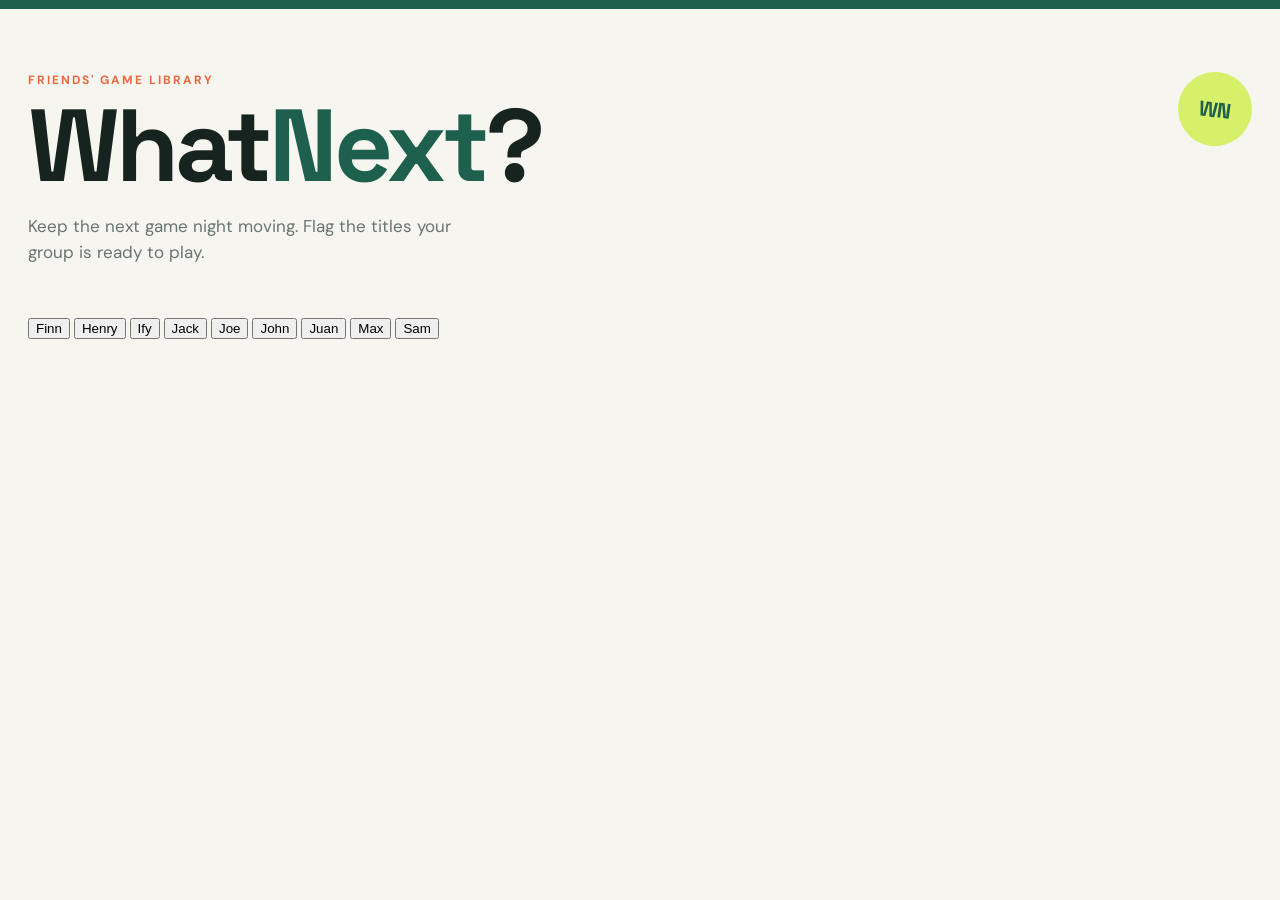
<file: program/index.html>
<!DOCTYPE html>
<html>
<head>
    <meta charset="UTF-8">
    <meta name="viewport" content="width=device-width, initial-scale=1.0">
    <title>WhatNext | Game list</title>
    <link rel="preconnect" href="https://fonts.googleapis.com">
    <link rel="preconnect" href="https://fonts.gstatic.com" crossorigin>
    <link href="https://fonts.googleapis.com/css2?family=DM+Sans:wght@400;500;700&family=Space+Grotesk:wght@500;600;700&display=swap" rel="stylesheet">
    <link rel="stylesheet" href="myStyle.css">
</head>
<body>
    <main class="app-shell">
        <header class="page-header">
            <div>
                <p class="eyebrow">FRIENDS' GAME LIBRARY</p>
                <h1>What<span>Next</span>?</h1>
                <p class="intro">Keep the next game night moving. Flag the titles your group is ready to play.</p>
            </div>
            <div class="header-mark" aria-hidden="true">WN</div>
        </header>

        <div class="library-buttons" aria-label="Choose a friend's library">
            <button class="library-button" data-library="finn" type="button">Finn</button>
            <button class="library-button" data-library="henry" type="button">Henry</button>
            <button class="library-button" data-library="ify" type="button">Ify</button>
            <button class="library-button" data-library="jack" type="button">Jack</button>
            <button class="library-button" data-library="joe" type="button">Joe</button>
            <button class="library-button" data-library="john" type="button">John</button>
            <button class="library-button" data-library="juan" type="button">Juan</button>
            <button class="library-button" data-library="max" type="button">Max</button>
            <button class="library-button" data-library="sam" type="button">Sam</button>
        </div>
    </main>

    <script>
        document.querySelectorAll('[data-library]').forEach((button) => {
            button.addEventListener('click', () => {
                window.location.href = `libraries.html?owner=${button.dataset.library}`;
            });
        });
    </script>
</body>
</html>
</file>
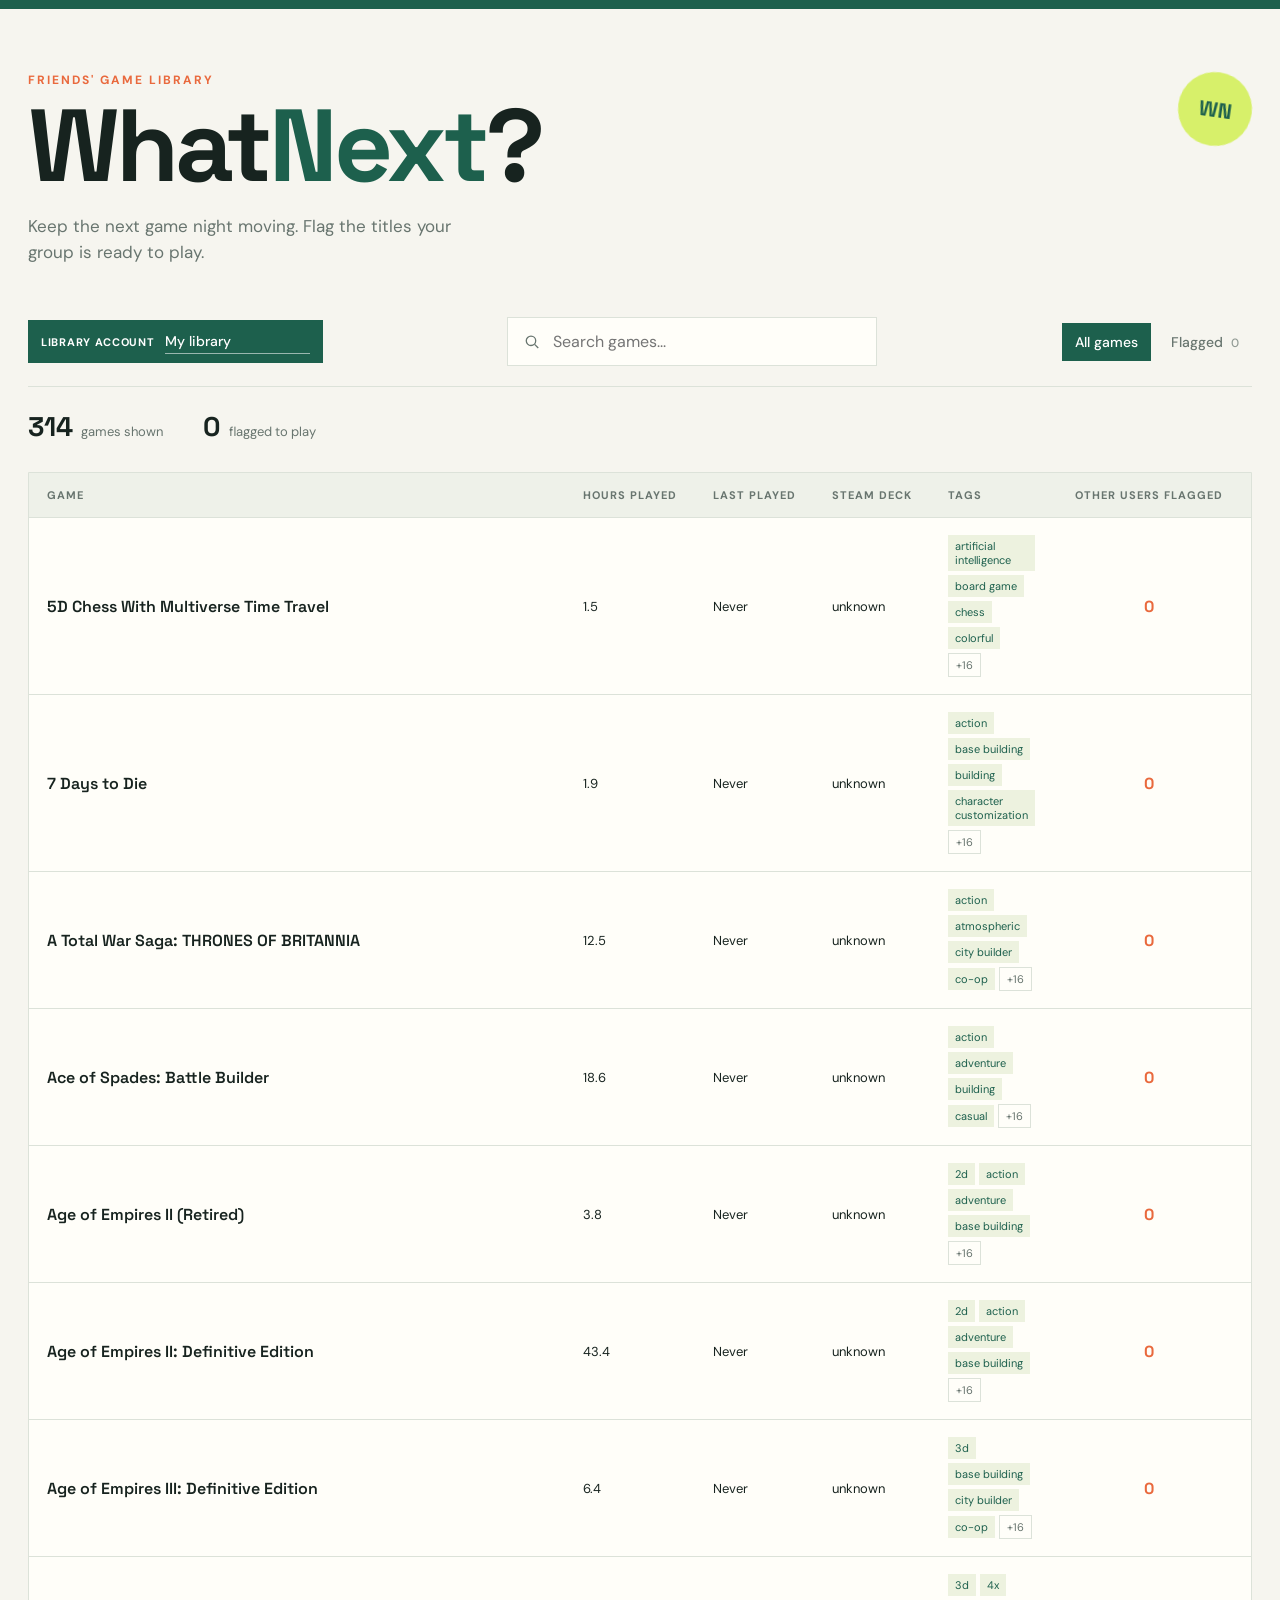
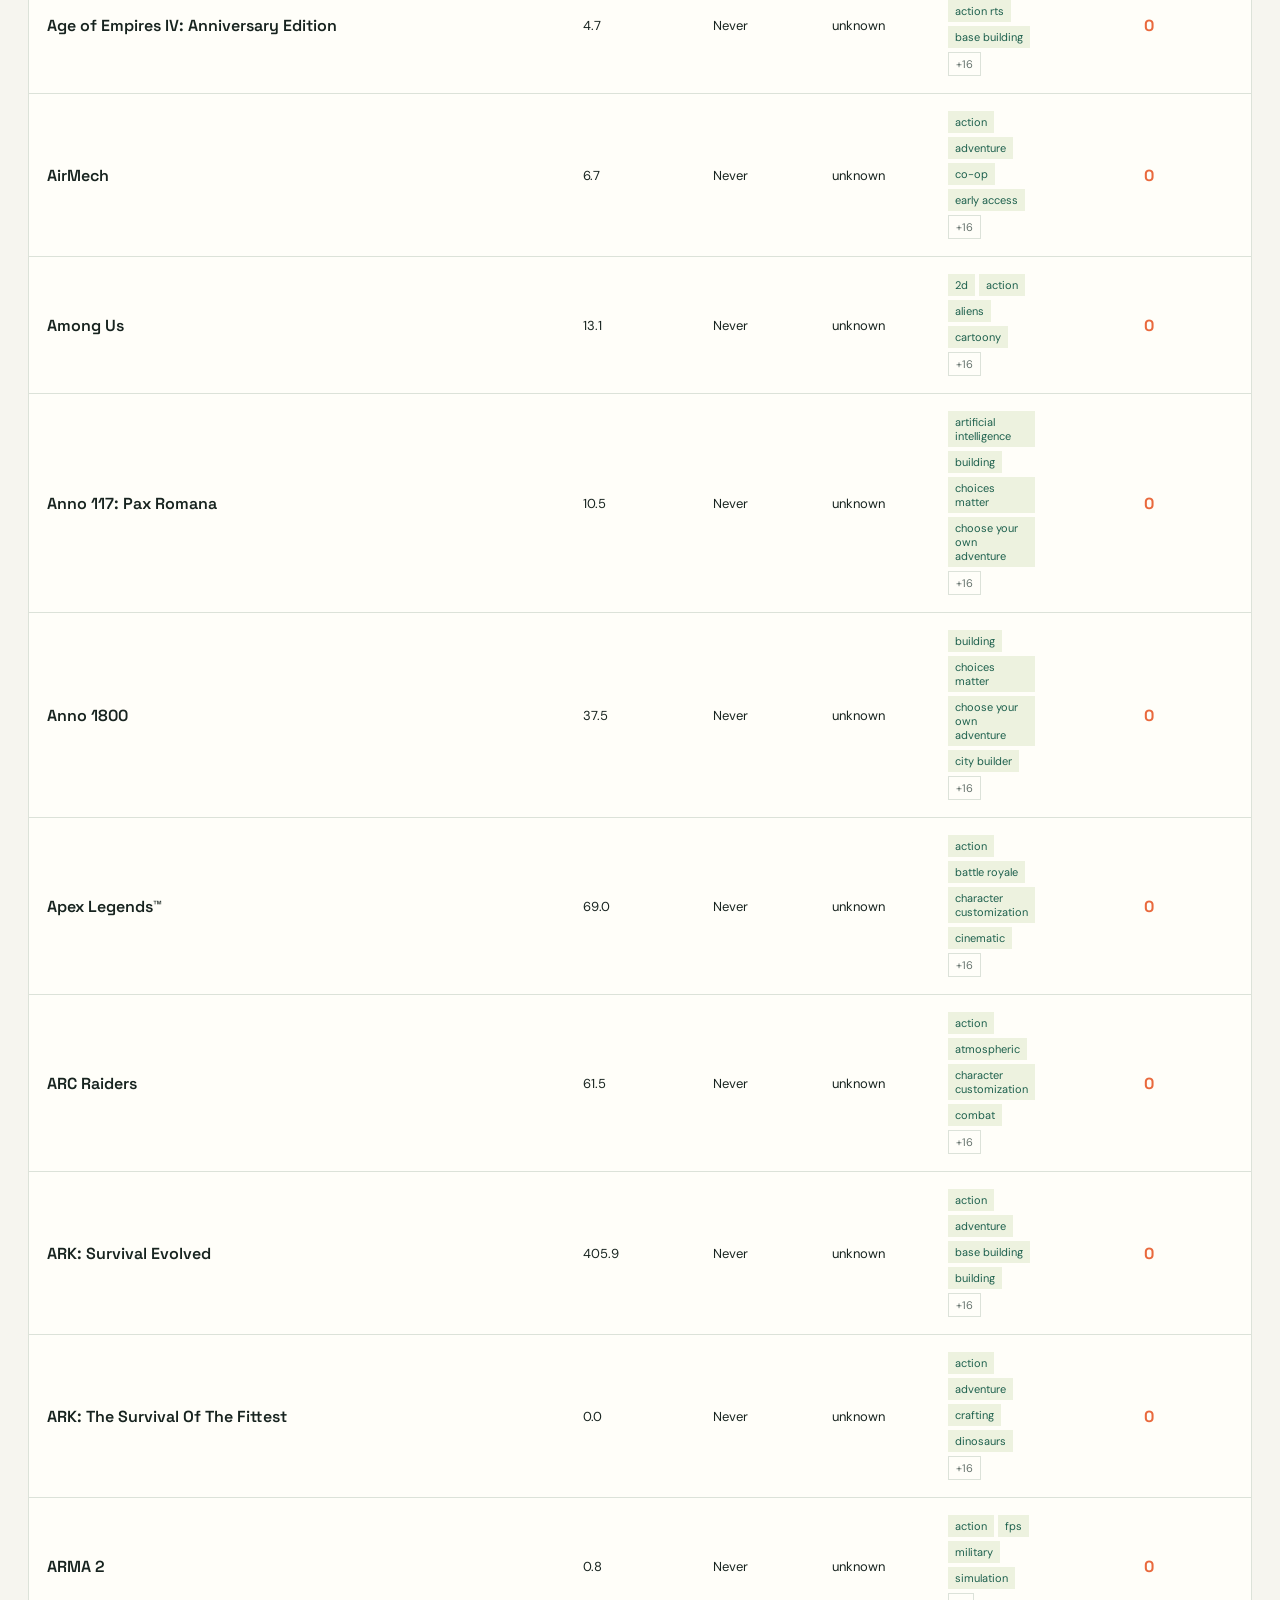
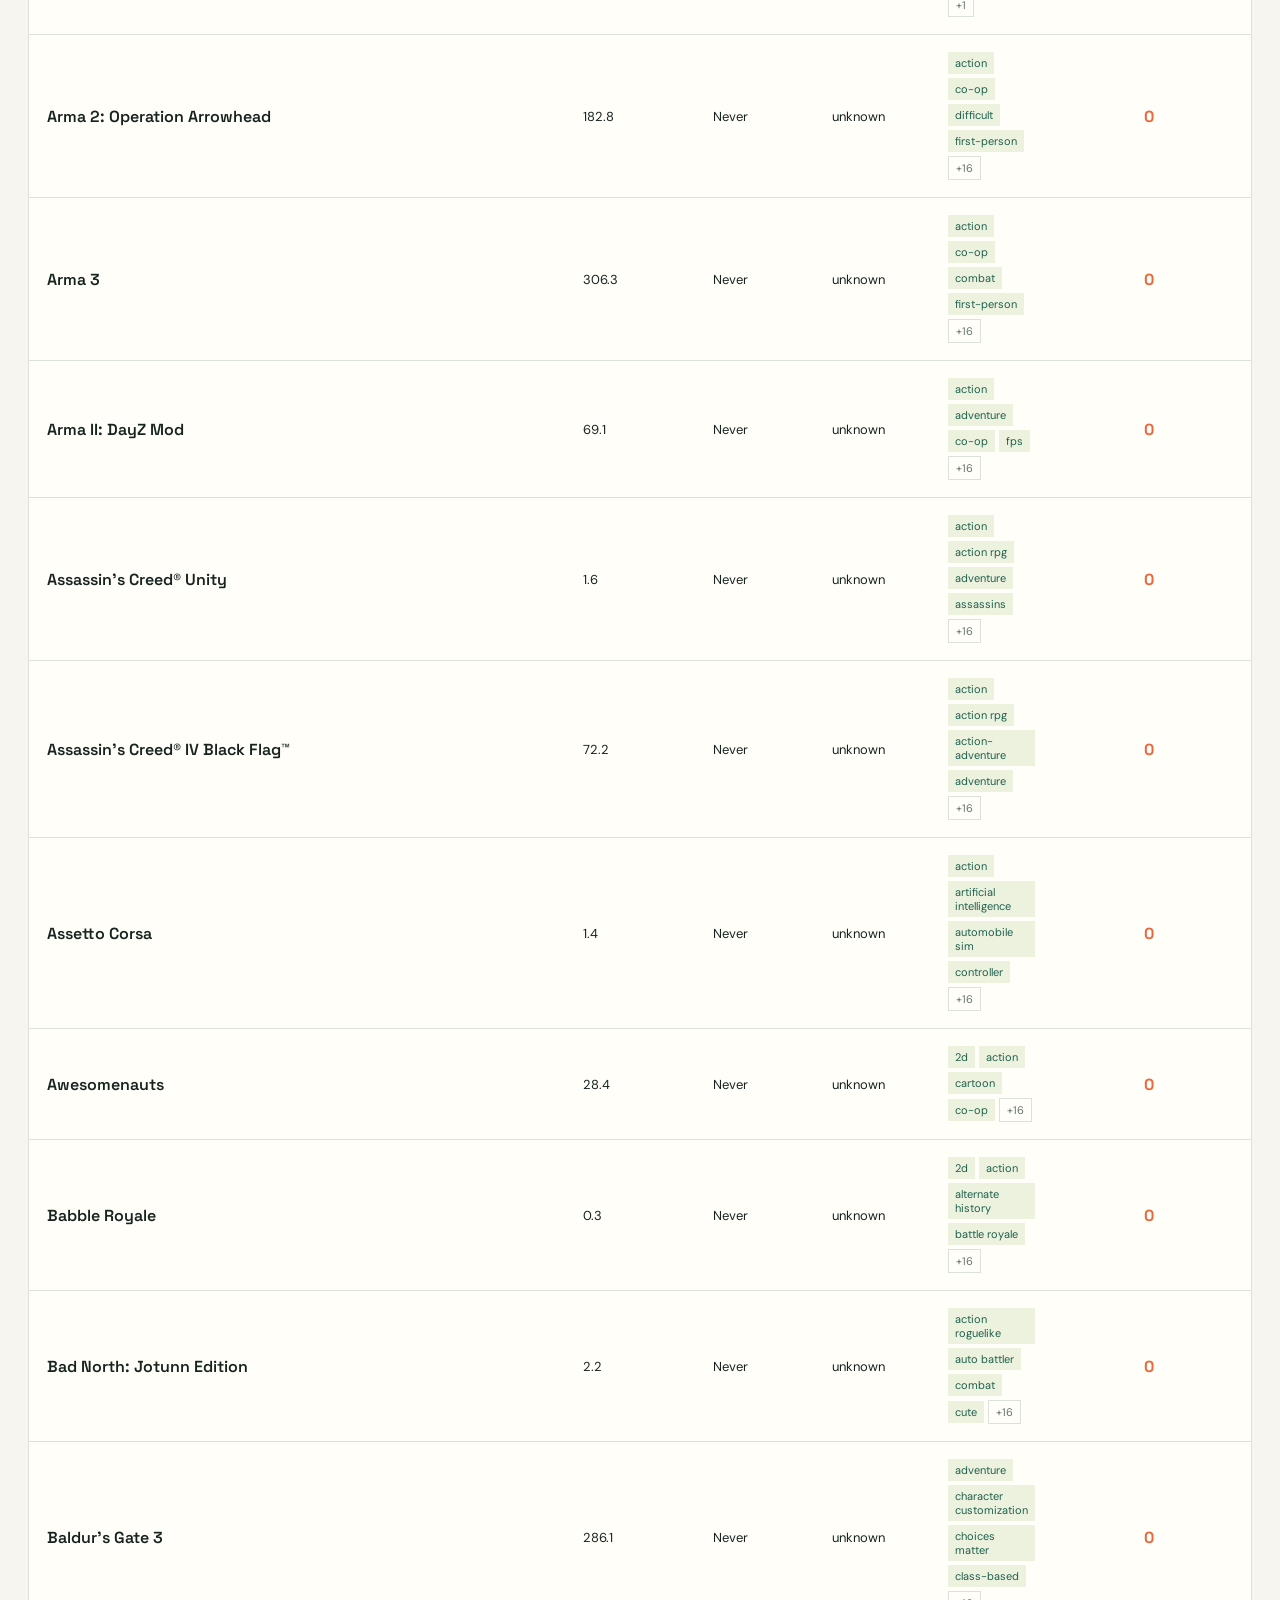
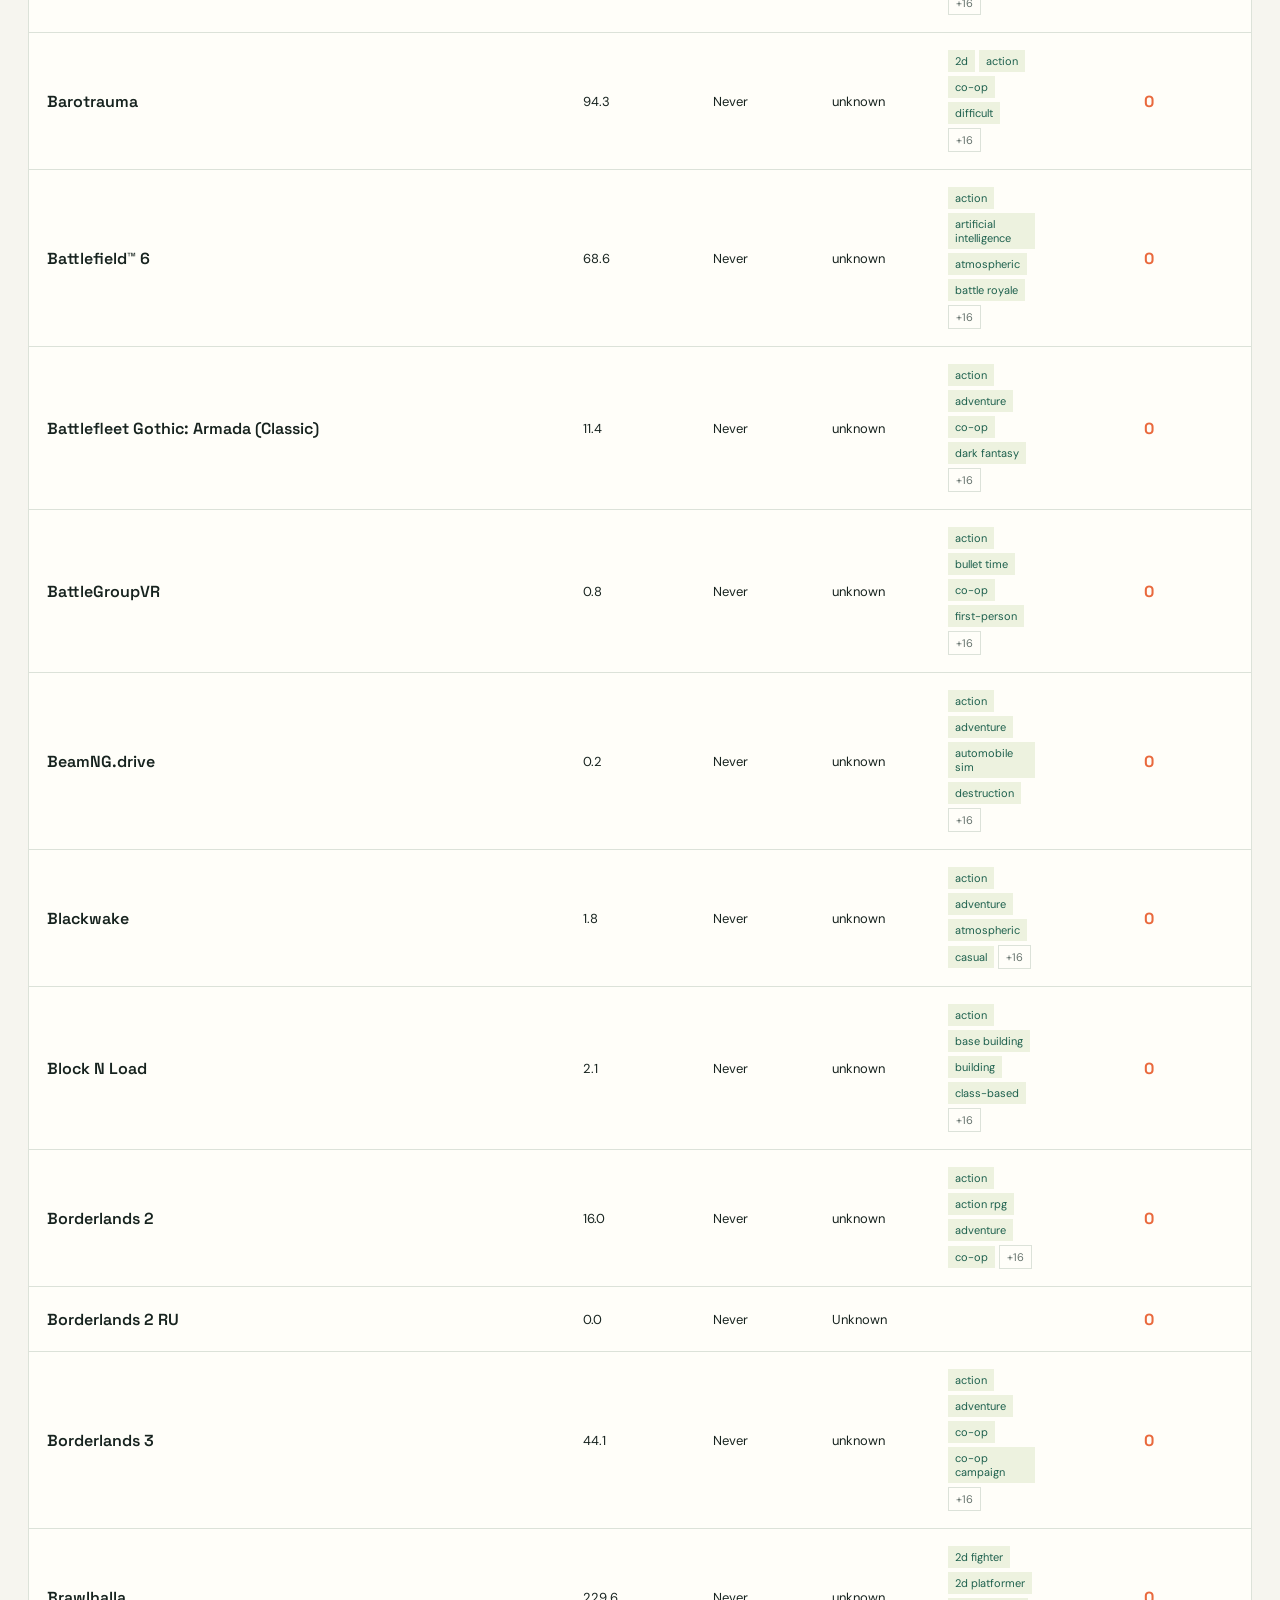
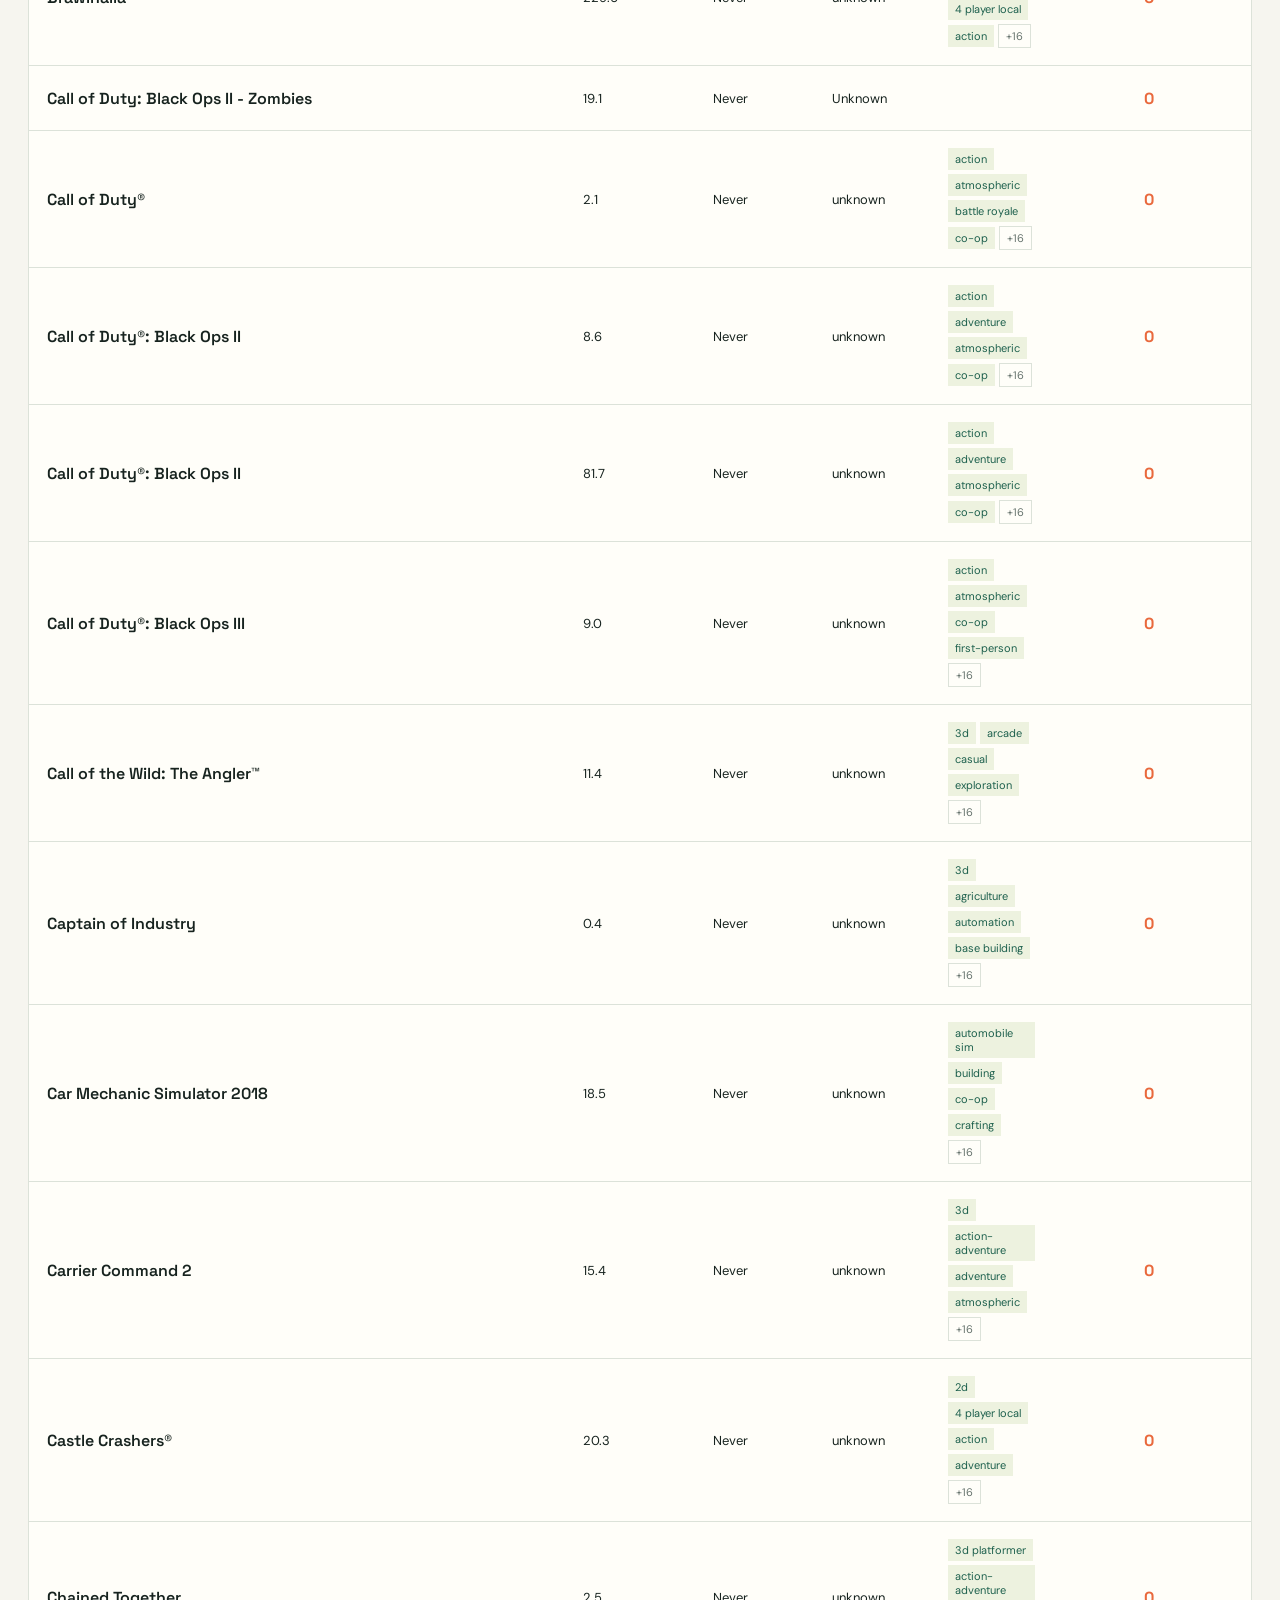
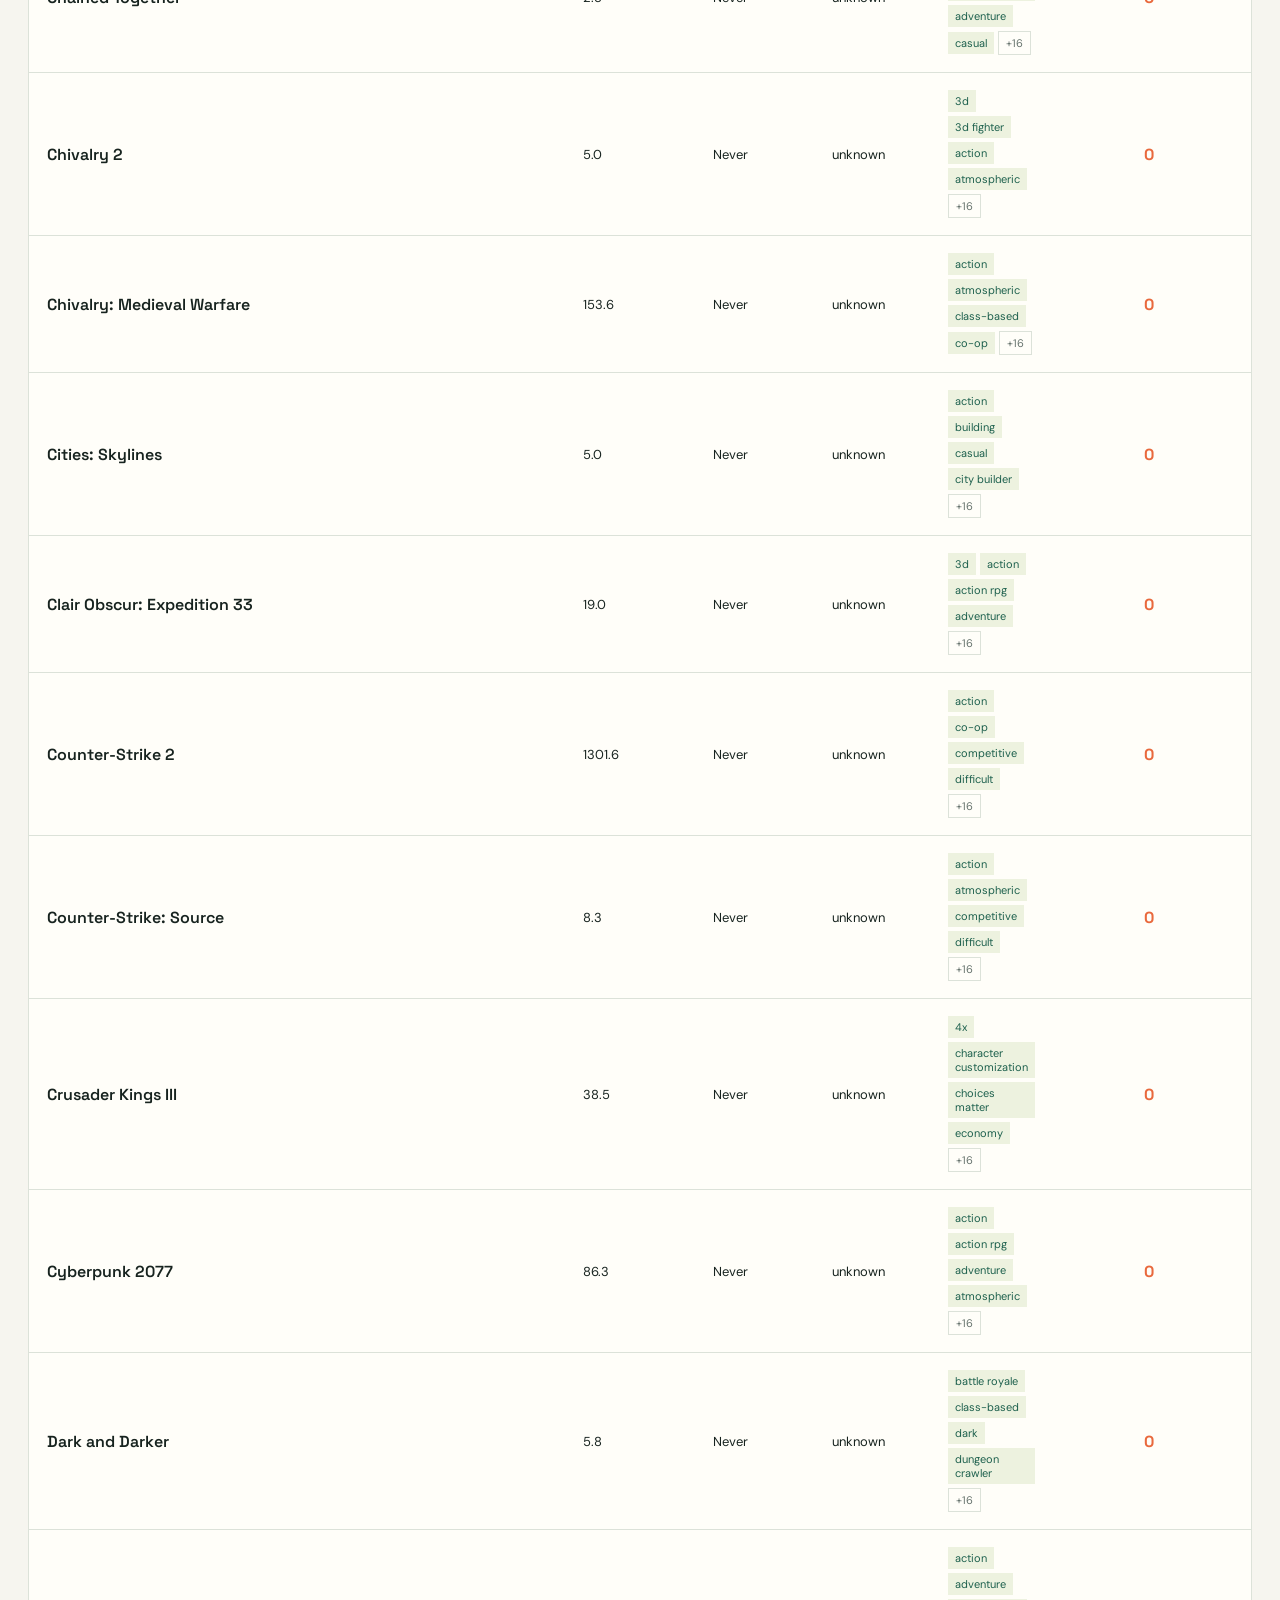
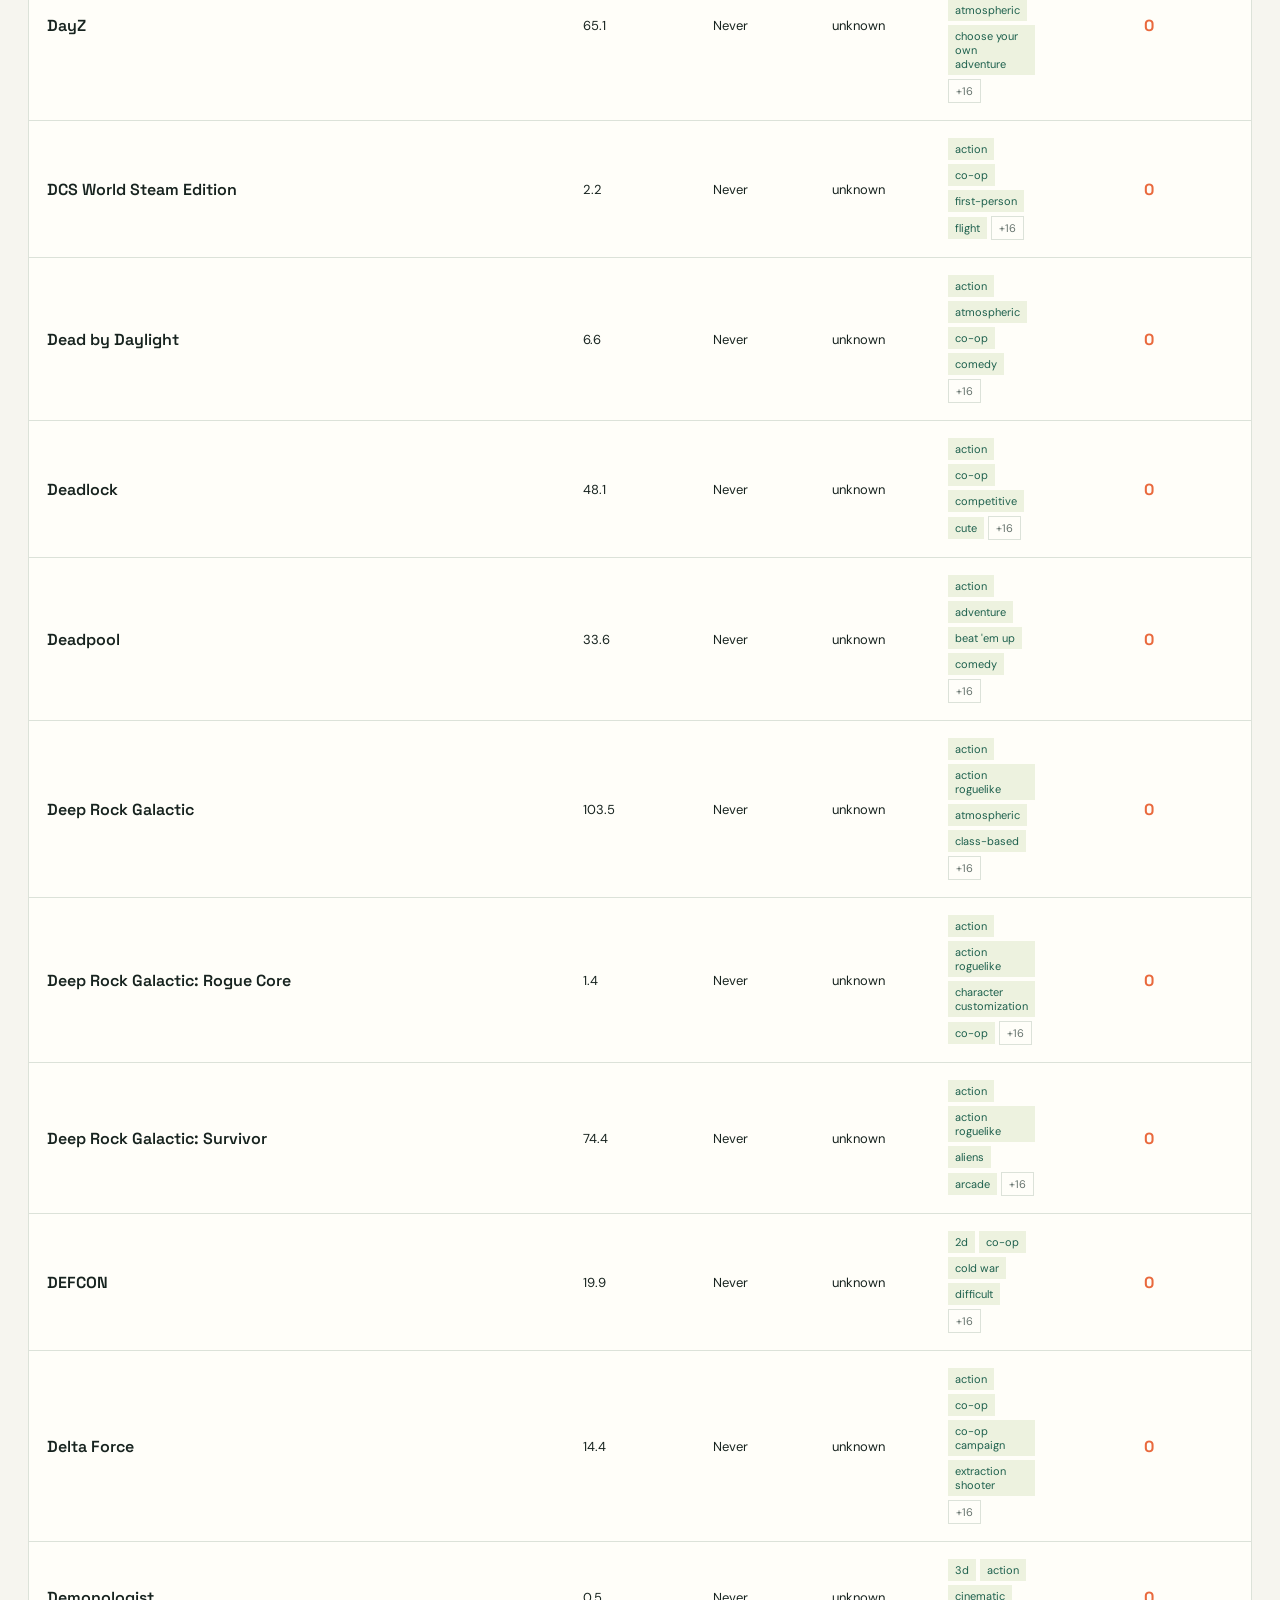
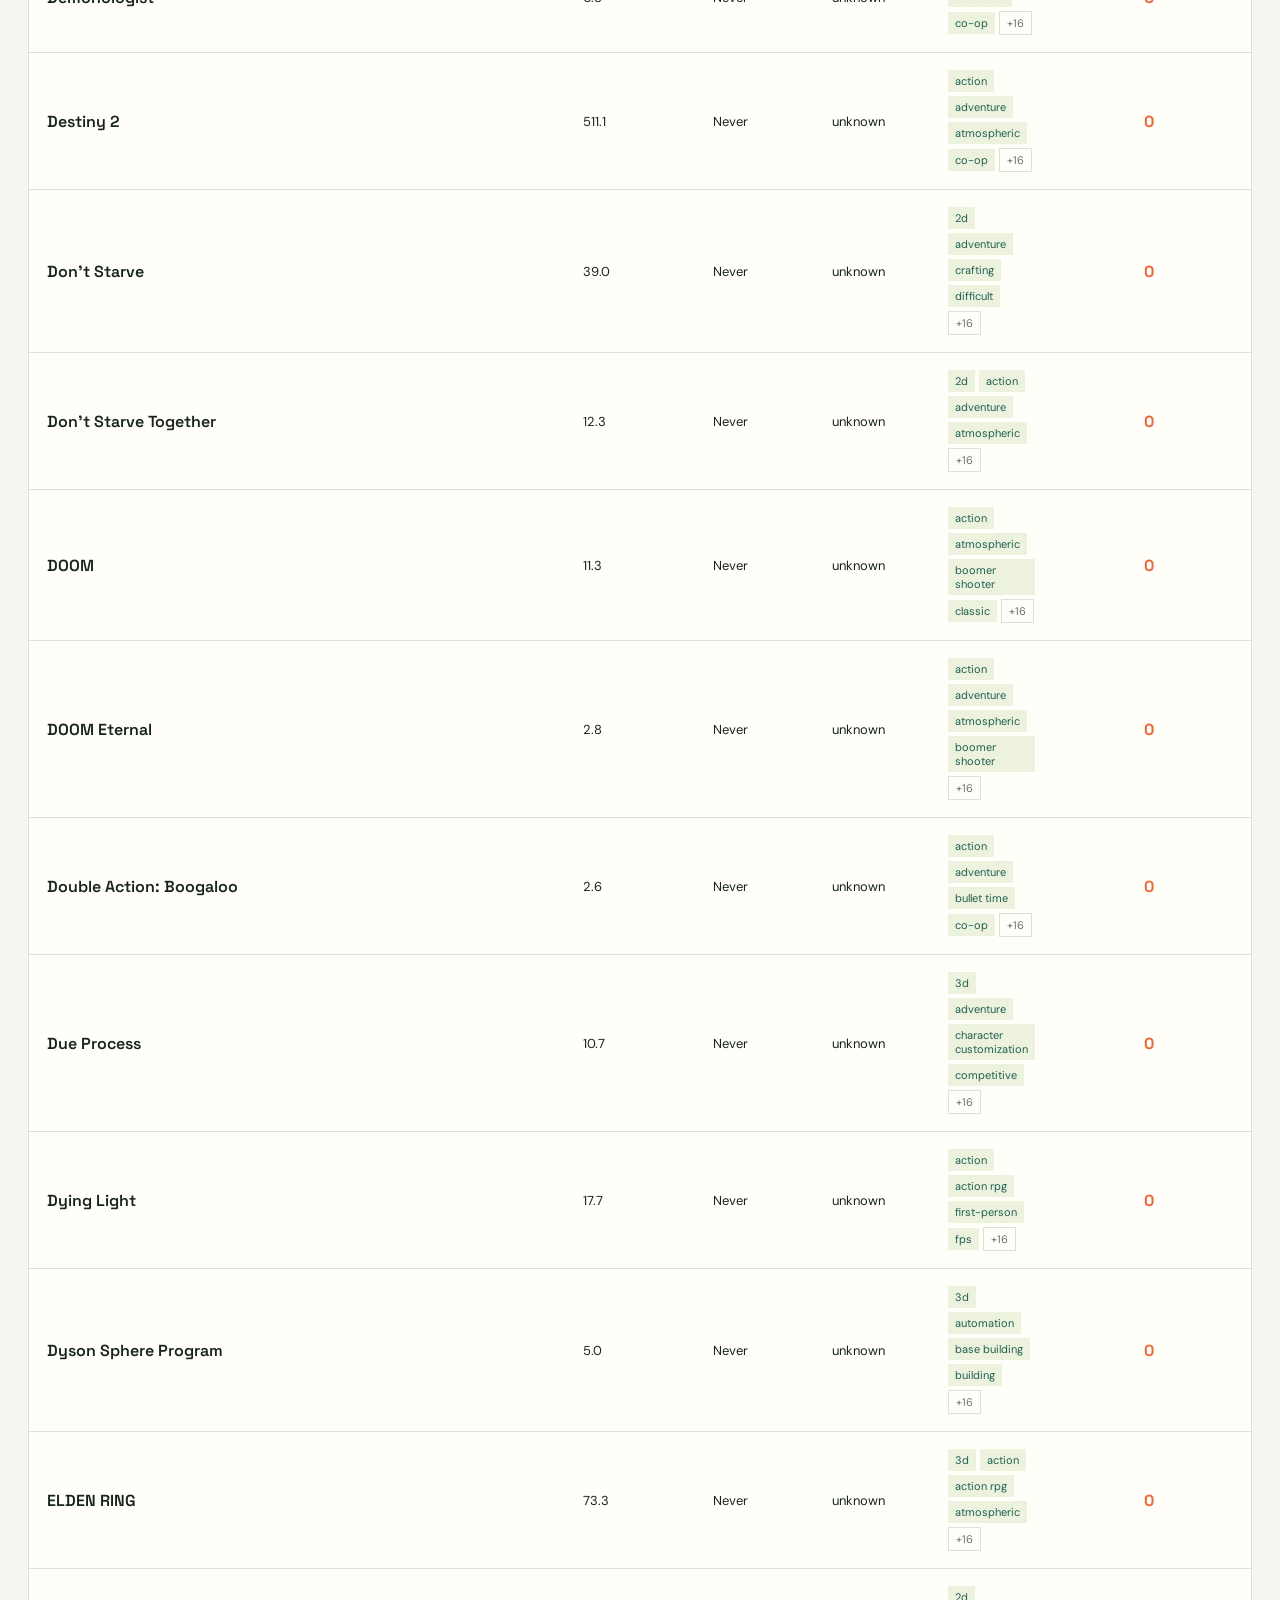
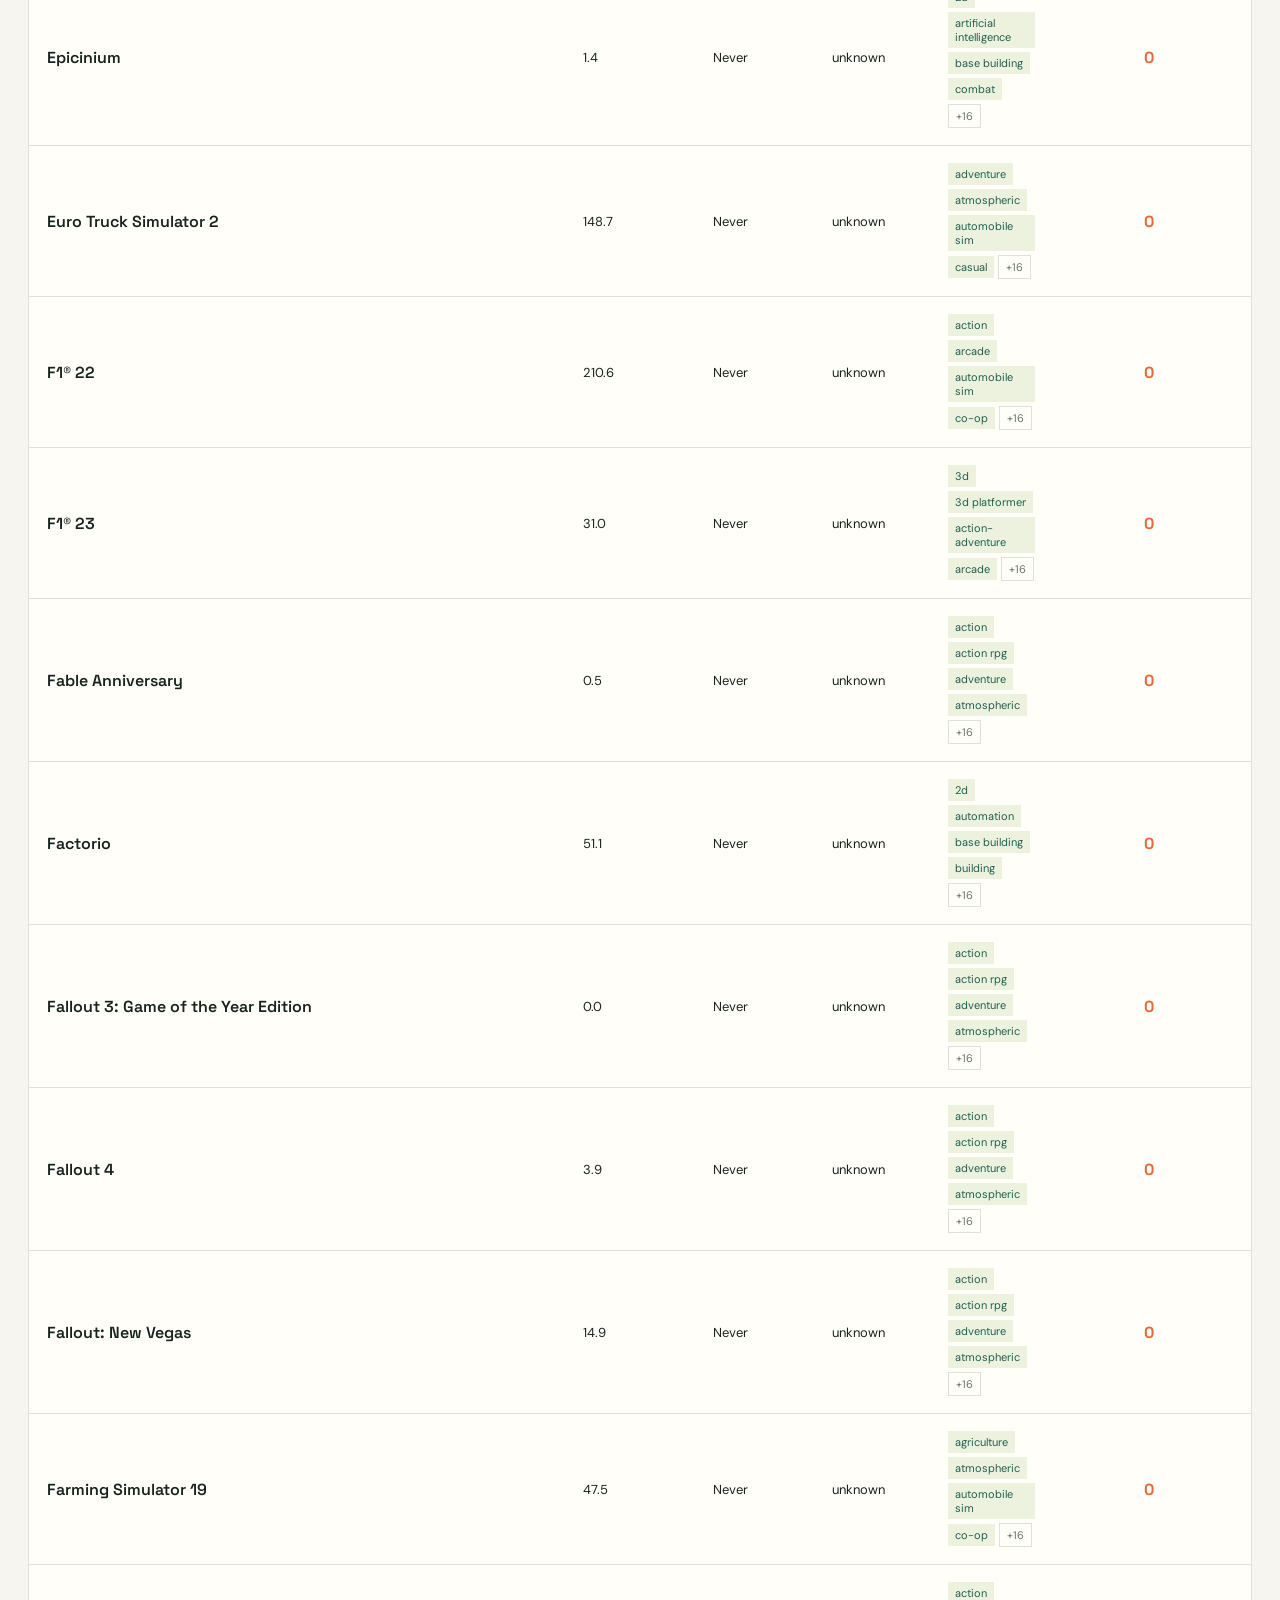
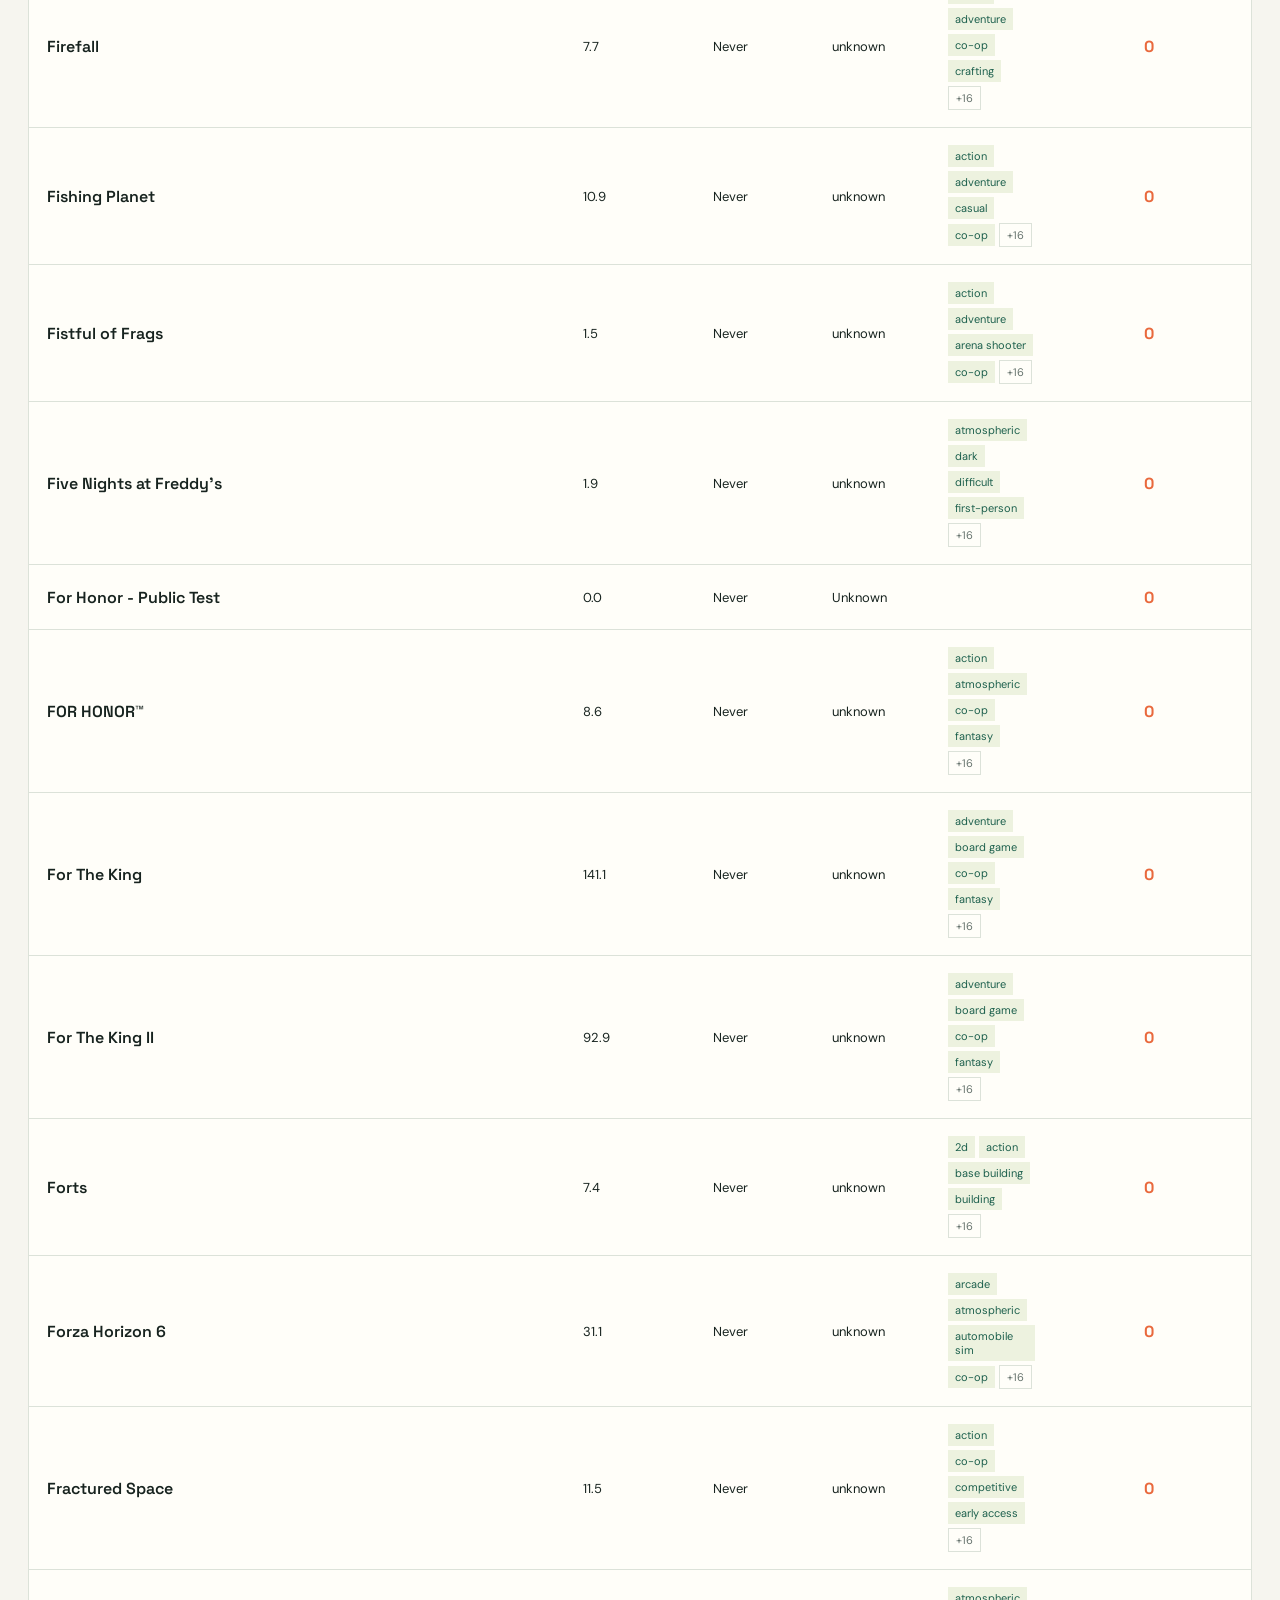
<file: program/libraries.html>
<!DOCTYPE html>
<html>
<head>
    <meta charset="UTF-8">
    <meta name="viewport" content="width=device-width, initial-scale=1.0">
    <title>WhatNext | Game list</title>
    <link rel="preconnect" href="https://fonts.googleapis.com">
    <link rel="preconnect" href="https://fonts.gstatic.com" crossorigin>
    <link href="https://fonts.googleapis.com/css2?family=DM+Sans:wght@400;500;700&family=Space+Grotesk:wght@500;600;700&display=swap" rel="stylesheet">
    <link rel="stylesheet" href="myStyle.css">
</head>
<body>
    <main class="app-shell">
        <header class="page-header">
            <div>
                <p class="eyebrow">FRIENDS' GAME LIBRARY</p>
                <h1>What<span>Next</span>?</h1>
                <p class="intro">Keep the next game night moving. Flag the titles your group is ready to play.</p>
            </div>
            <div class="header-mark" aria-hidden="true">WN</div>
        </header>

        <section class="toolbar" aria-label="Game list controls">
            <label class="account-box">
                <span>Library account</span>
                <input id="accountInput" type="text" placeholder="Enter account name" autocomplete="username">
            </label>
            <label class="search-box">
                <span class="sr-only">Search games</span>
                <svg viewBox="0 0 24 24" aria-hidden="true"><circle cx="11" cy="11" r="6.5"></circle><path d="m16 16 5 5"></path></svg>
                <input id="searchInput" type="search" placeholder="Search games..." autocomplete="off">
            </label>
            <div class="filter-group" role="group" aria-label="Filter games">
                <button class="filter-button is-active" data-filter="all" type="button">All games</button>
                <button class="filter-button" data-filter="flagged" type="button">Flagged <span id="flaggedFilterCount">0</span></button>
            </div>
        </section>

        <section class="summary" aria-live="polite">
            <div><strong id="gameCount">0</strong><span>games shown</span></div>
            <div><strong id="flaggedCount">0</strong><span>flagged to play</span></div>
        </section>

        <div class="table-wrap">
            <table id="gameTable" aria-label="Game library">
                <thead>
                    <tr>
                        <th scope="col">Game</th>
                        <th scope="col">Hours played</th>
                        <th scope="col">Last played</th>
                        <th scope="col">Steam Deck</th>
                        <th scope="col">Tags</th>
                        <th scope="col">Other users flagged</th>
                        <th scope="col"><span class="sr-only">Flag action</span></th>
                    </tr>
                </thead>
                <tbody id="gameGrid" aria-live="polite"></tbody>
            </table>
        </div>
        <p id="emptyState" class="empty-state" hidden>No games match that search.</p>
        <p id="errorState" class="error-state" hidden>We could not load the game list. Please check that the page is being served locally.</p>
    </main>

    <script src="dataContainer.js"></script>
</body>
</html>
</file>
<file: program/myStyle.css>
@import url('https://fonts.googleapis.com/css2?family=DM+Sans:wght@400;500;700&family=Space+Grotesk:wght@500;600;700&display=swap');

:root {
	--ink: #17231f;
	--muted: #68756f;
	--paper: #f6f5ef;
	--card: #fffef9;
	--line: #dce2d9;
	--green: #1d604d;
	--green-bright: #d7f06a;
	--orange: #e9693d;
}

* { box-sizing: border-box; }

body {
	margin: 0;
	color: var(--ink);
	background: var(--paper);
	font-family: 'DM Sans', sans-serif;
}

body::before {
	content: '';
	position: fixed;
	inset: 0 0 auto;
	height: 9px;
	background: var(--green);
}

.app-shell { max-width: 1440px; margin: 0 auto; padding: 72px 28px 64px; }
.page-header { display: flex; justify-content: space-between; align-items: flex-start; gap: 24px; margin-bottom: 52px; }
.eyebrow { color: var(--orange); font-size: 12px; font-weight: 700; letter-spacing: 2px; margin: 0 0 12px; }
h1, h2 { font-family: 'Space Grotesk', sans-serif; }
h1 { font-size: clamp(3.2rem, 8vw, 6.5rem); letter-spacing: -4px; line-height: .9; margin: 0; }
h1 span { color: var(--green); }
.intro { color: var(--muted); font-size: 17px; line-height: 1.5; margin: 22px 0 0; max-width: 430px; }
.header-mark { align-items: center; background: var(--green-bright); border-radius: 50%; color: var(--green); display: flex; font-family: 'Space Grotesk', sans-serif; font-size: 21px; font-weight: 700; height: 74px; justify-content: center; transform: rotate(8deg); width: 74px; }
.toolbar { align-items: center; border-bottom: 1px solid var(--line); display: flex; gap: 18px; justify-content: space-between; padding-bottom: 20px; }
.account-box { align-items: center; background: var(--green); color: white; display: flex; gap: 10px; padding: 9px 13px; }
.account-box span { font-size: 11px; font-weight: 700; letter-spacing: .7px; text-transform: uppercase; white-space: nowrap; }
.account-box input { background: transparent; border: 0; border-bottom: 1px solid rgba(255, 255, 255, .55); color: white; font: 500 14px 'DM Sans', sans-serif; min-width: 120px; outline: 0; padding: 3px 0; width: 145px; }
.account-box input::placeholder { color: rgba(255, 255, 255, .75); }
.search-box { align-items: center; border: 1px solid var(--line); background: var(--card); display: flex; gap: 10px; max-width: 370px; padding: 12px 15px; width: 100%; }
.search-box svg { fill: none; height: 19px; stroke: var(--muted); stroke-width: 1.8; width: 19px; }
.search-box input { background: transparent; border: 0; color: var(--ink); font: inherit; outline: 0; width: 100%; }
.filter-group { display: flex; gap: 7px; }
.filter-button { background: transparent; border: 0; color: var(--muted); cursor: pointer; font: 500 14px 'DM Sans', sans-serif; padding: 10px 13px; }
.filter-button.is-active { background: var(--green); color: white; }
.filter-button span { font-size: 12px; margin-left: 4px; opacity: .7; }
.summary { display: flex; gap: 40px; padding: 22px 0 28px; }
.summary div { align-items: baseline; display: flex; gap: 8px; }
.summary strong { font: 700 27px 'Space Grotesk', sans-serif; }
.summary span { color: var(--muted); font-size: 13px; }
.table-wrap { background: var(--card); border: 1px solid var(--line); overflow-x: auto; }
table { border-collapse: collapse; min-width: 0; table-layout: auto; text-align: left; width: 100%; }
th, td { border-bottom: 1px solid var(--line); font-size: 13px; padding: 15px 18px; white-space: nowrap; }
thead th { background: #eef1e9; color: var(--muted); font-size: 11px; font-weight: 700; letter-spacing: 1px; text-transform: uppercase; }
tbody tr:last-child th, tbody tr:last-child td { border-bottom: 0; }
tbody tr:hover { background: #fbfcf5; }
tbody tr.is-flagged { background: #fff7f1; }
.game-name { font-family: 'Space Grotesk', sans-serif; font-size: 16px; font-weight: 600; min-width: 250px; }
.tag-cell { max-width: 330px; white-space: normal; }
.tag { background: #edf2df; color: var(--green); display: inline-block; font-size: 11px; margin: 2px 4px 2px 0; padding: 4px 7px; }
.tag-more { background: transparent; border: 1px solid var(--line); color: var(--muted); }
.community-flags { color: var(--orange); font-family: 'Space Grotesk', sans-serif; font-size: 16px; font-weight: 700; text-align: center; }
.action-cell { text-align: right; }
.flag-button { align-items: center; background: var(--green); border: 0; color: white; cursor: pointer; display: inline-flex; font: 700 12px 'DM Sans', sans-serif; gap: 6px; justify-content: center; min-width: 80px; padding: 9px 11px; }
tbody tr.is-flagged .flag-button { background: var(--orange); }
.flag-icon { font-size: 17px; line-height: 12px; }
.empty-state, .error-state { color: var(--muted); padding: 35px 0; text-align: center; }
.error-state { color: var(--orange); }
.sr-only { height: 1px; margin: -1px; overflow: hidden; position: absolute; width: 1px; clip: rect(0, 0, 0, 0); }

@media (max-width: 620px) {
	.app-shell { padding: 54px 18px 45px; }
	.page-header { margin-bottom: 38px; }
	.header-mark { height: 56px; width: 56px; font-size: 16px; }
	.toolbar { align-items: stretch; flex-direction: column; }
	.account-box input { flex: 1; width: auto; }
	.search-box { max-width: none; }
	.filter-group { justify-content: stretch; }
	.filter-button { flex: 1; }
	.summary { gap: 25px; }
	th, td { padding-left: 13px; padding-right: 13px; }
}
</file>
